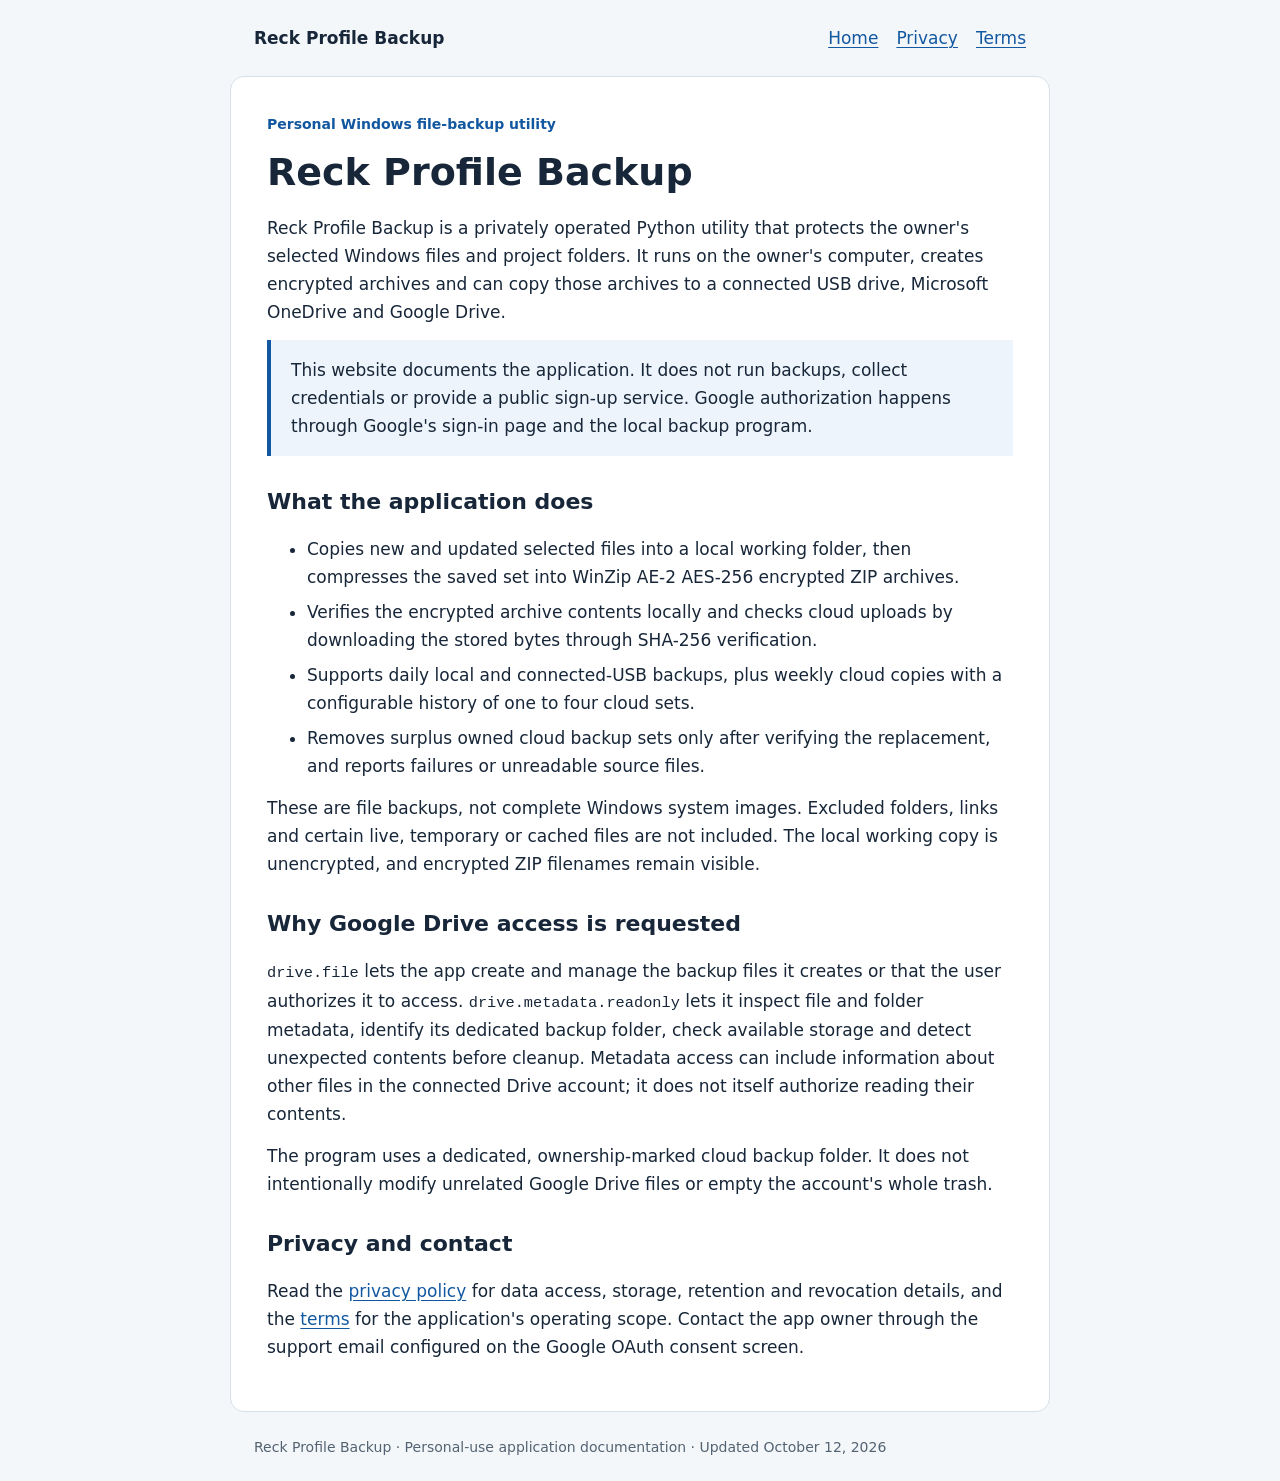
<file: index.html>
<!doctype html>
<html lang="en">
<head>
  <meta charset="utf-8">
  <meta name="viewport" content="width=device-width, initial-scale=1">
  <meta name="description" content="Reck Profile Backup: documentation for a personal Windows file-backup utility and its Google Drive data access.">
  <title>Reck Profile Backup</title>
  <link rel="stylesheet" href="styles.css">
</head>
<body>
  <header><a class="brand" href="index.html">Reck Profile Backup</a><nav aria-label="Main navigation"><a href="index.html" aria-current="page">Home</a><a href="privacy.html">Privacy</a><a href="terms.html">Terms</a></nav></header>
  <main>
    <p class="eyebrow">Personal Windows file-backup utility</p>
    <h1>Reck Profile Backup</h1>
    <p>Reck Profile Backup is a privately operated Python utility that protects the owner's selected Windows files and project folders. It runs on the owner's computer, creates encrypted archives and can copy those archives to a connected USB drive, Microsoft OneDrive and Google Drive.</p>
    <p class="note">This website documents the application. It does not run backups, collect credentials or provide a public sign-up service. Google authorization happens through Google's sign-in page and the local backup program.</p>
    <h2>What the application does</h2>
    <ul>
      <li>Copies new and updated selected files into a local working folder, then compresses the saved set into WinZip AE-2 AES-256 encrypted ZIP archives.</li>
      <li>Verifies the encrypted archive contents locally and checks cloud uploads by downloading the stored bytes through SHA-256 verification.</li>
      <li>Supports daily local and connected-USB backups, plus weekly cloud copies with a configurable history of one to four cloud sets.</li>
      <li>Removes surplus owned cloud backup sets only after verifying the replacement, and reports failures or unreadable source files.</li>
    </ul>
    <p>These are file backups, not complete Windows system images. Excluded folders, links and certain live, temporary or cached files are not included. The local working copy is unencrypted, and encrypted ZIP filenames remain visible.</p>
    <h2>Why Google Drive access is requested</h2>
    <p><code>drive.file</code> lets the app create and manage the backup files it creates or that the user authorizes it to access. <code>drive.metadata.readonly</code> lets it inspect file and folder metadata, identify its dedicated backup folder, check available storage and detect unexpected contents before cleanup. Metadata access can include information about other files in the connected Drive account; it does not itself authorize reading their contents.</p>
    <p>The program uses a dedicated, ownership-marked cloud backup folder. It does not intentionally modify unrelated Google Drive files or empty the account's whole trash.</p>
    <h2>Privacy and contact</h2>
    <p>Read the <a href="privacy.html">privacy policy</a> for data access, storage, retention and revocation details, and the <a href="terms.html">terms</a> for the application's operating scope. Contact the app owner through the support email configured on the Google OAuth consent screen.</p>
  </main>
  <footer>Reck Profile Backup &middot; Personal-use application documentation &middot; Updated October 12, 2026</footer>
</body>
</html>
</file>
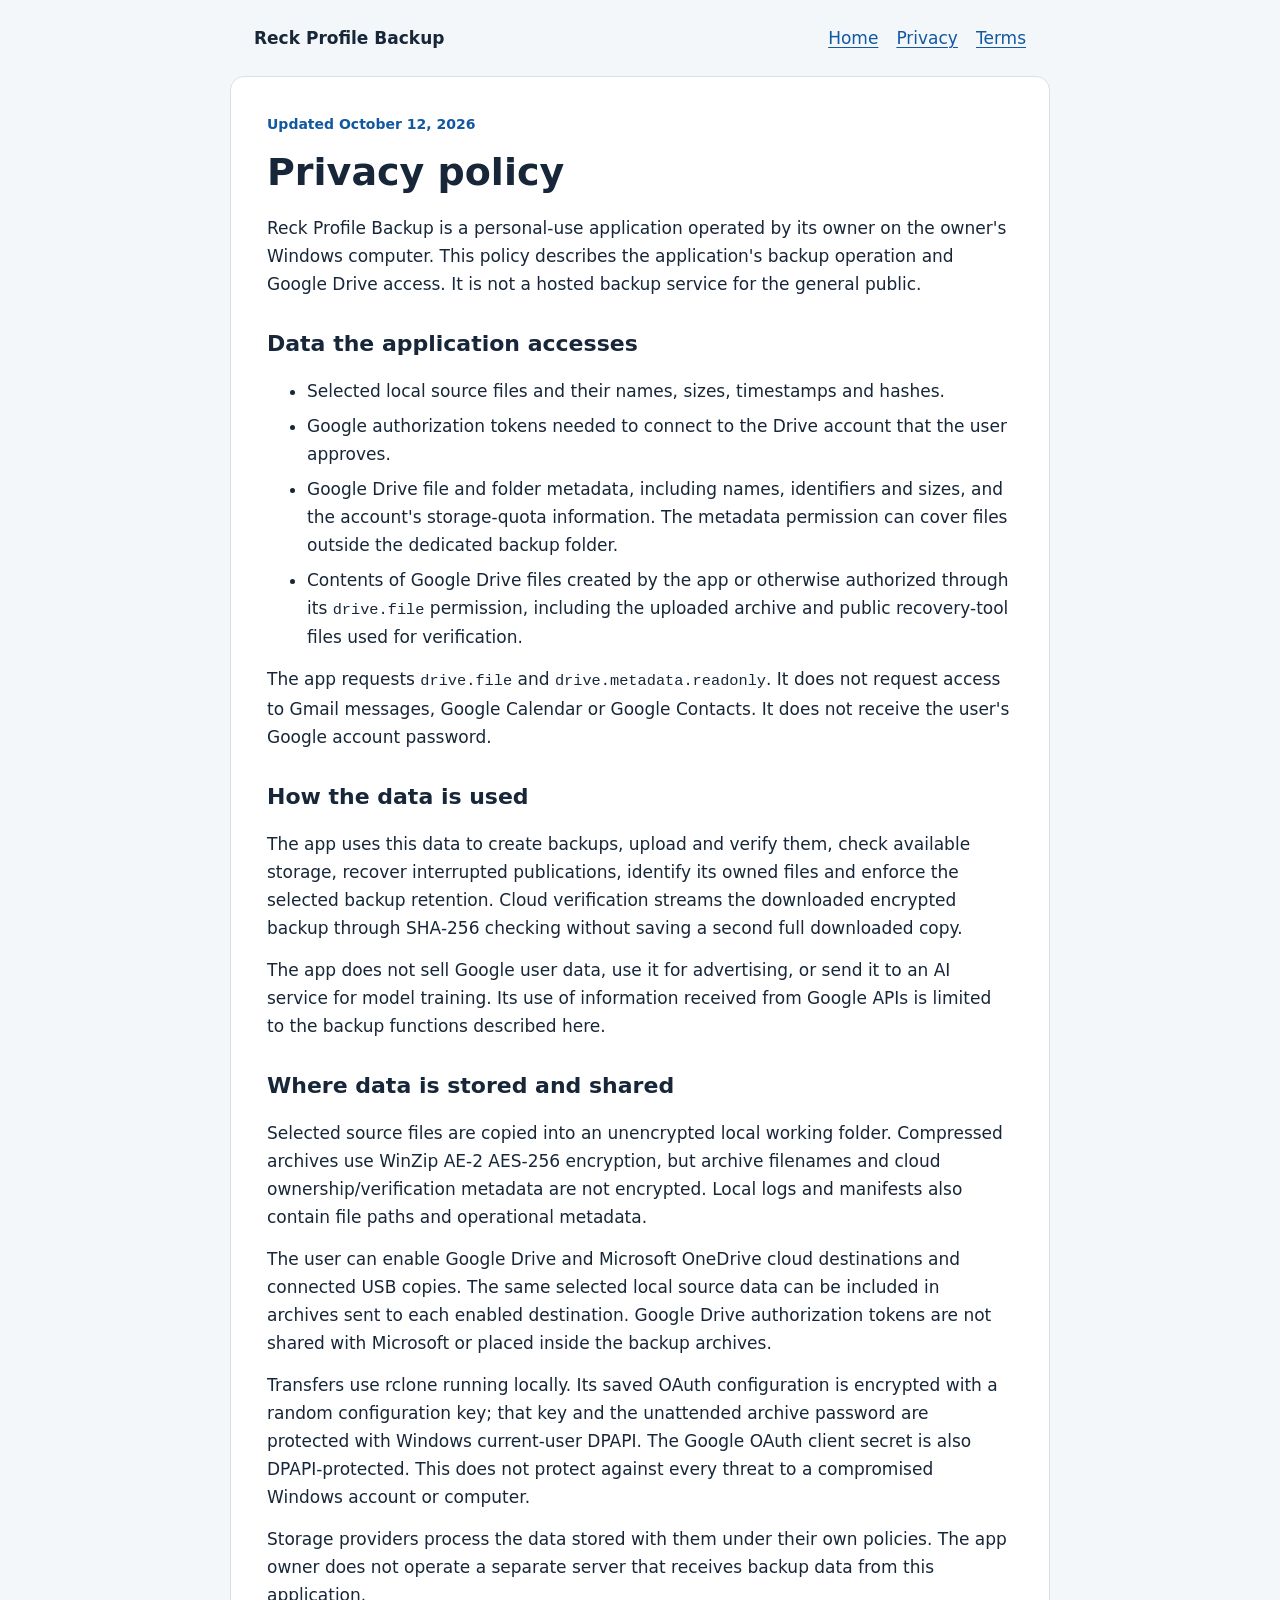
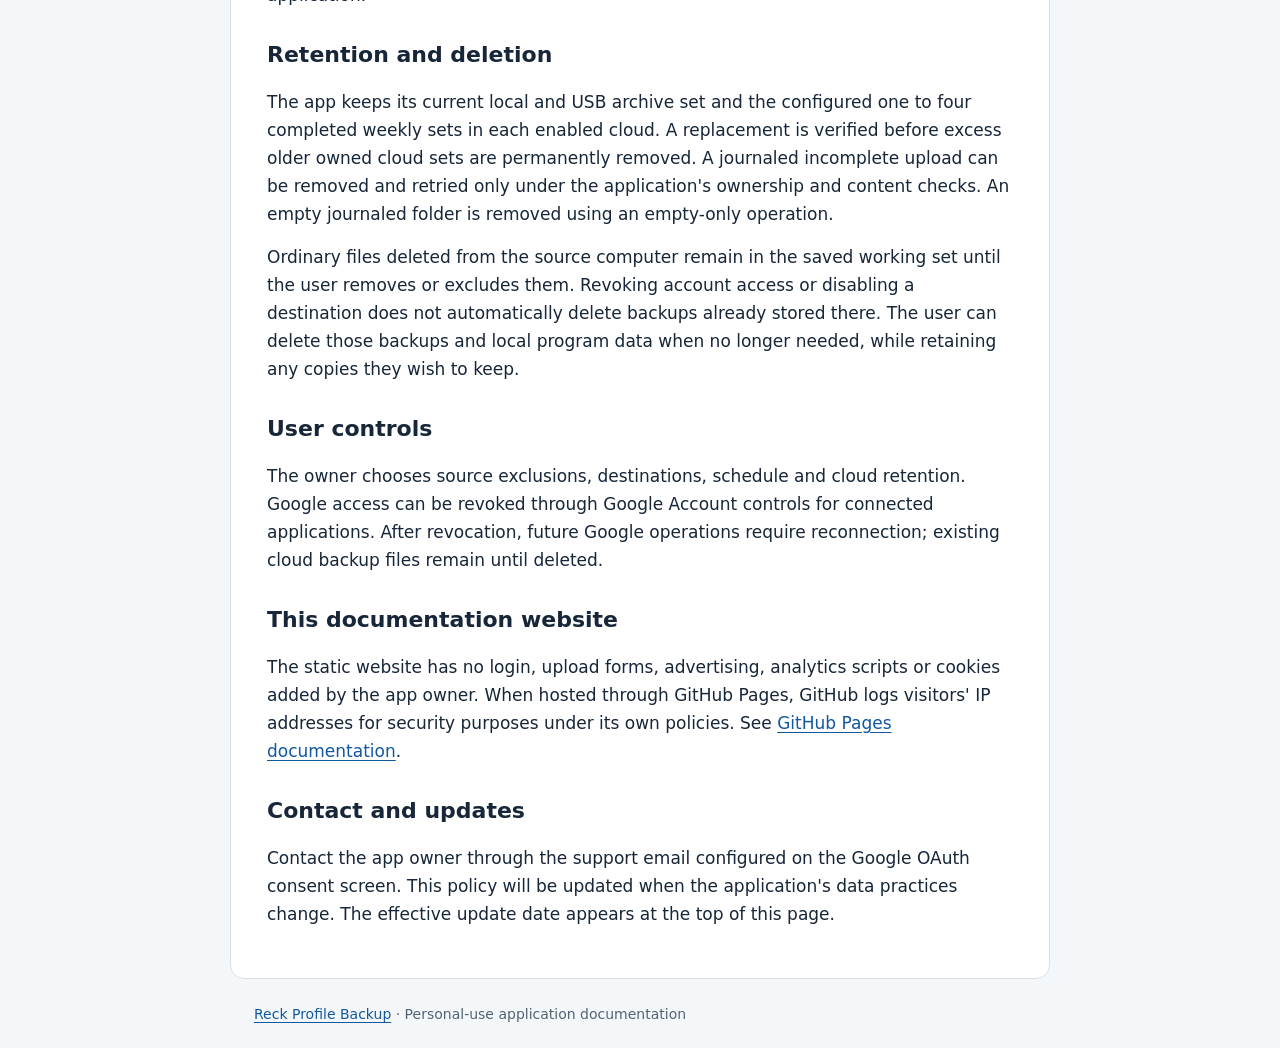
<file: privacy.html>
<!doctype html>
<html lang="en">
<head>
  <meta charset="utf-8">
  <meta name="viewport" content="width=device-width, initial-scale=1">
  <meta name="description" content="Privacy policy for the personal-use Reck Profile Backup application.">
  <title>Privacy policy | Reck Profile Backup</title>
  <link rel="stylesheet" href="styles.css">
</head>
<body>
  <header><a class="brand" href="index.html">Reck Profile Backup</a><nav aria-label="Main navigation"><a href="index.html">Home</a><a href="privacy.html" aria-current="page">Privacy</a><a href="terms.html">Terms</a></nav></header>
  <main>
    <p class="eyebrow">Updated October 12, 2026</p>
    <h1>Privacy policy</h1>
    <p>Reck Profile Backup is a personal-use application operated by its owner on the owner's Windows computer. This policy describes the application's backup operation and Google Drive access. It is not a hosted backup service for the general public.</p>
    <h2>Data the application accesses</h2>
    <ul>
      <li>Selected local source files and their names, sizes, timestamps and hashes.</li>
      <li>Google authorization tokens needed to connect to the Drive account that the user approves.</li>
      <li>Google Drive file and folder metadata, including names, identifiers and sizes, and the account's storage-quota information. The metadata permission can cover files outside the dedicated backup folder.</li>
      <li>Contents of Google Drive files created by the app or otherwise authorized through its <code>drive.file</code> permission, including the uploaded archive and public recovery-tool files used for verification.</li>
    </ul>
    <p>The app requests <code>drive.file</code> and <code>drive.metadata.readonly</code>. It does not request access to Gmail messages, Google Calendar or Google Contacts. It does not receive the user's Google account password.</p>
    <h2>How the data is used</h2>
    <p>The app uses this data to create backups, upload and verify them, check available storage, recover interrupted publications, identify its owned files and enforce the selected backup retention. Cloud verification streams the downloaded encrypted backup through SHA-256 checking without saving a second full downloaded copy.</p>
    <p>The app does not sell Google user data, use it for advertising, or send it to an AI service for model training. Its use of information received from Google APIs is limited to the backup functions described here.</p>
    <h2>Where data is stored and shared</h2>
    <p>Selected source files are copied into an unencrypted local working folder. Compressed archives use WinZip AE-2 AES-256 encryption, but archive filenames and cloud ownership/verification metadata are not encrypted. Local logs and manifests also contain file paths and operational metadata.</p>
    <p>The user can enable Google Drive and Microsoft OneDrive cloud destinations and connected USB copies. The same selected local source data can be included in archives sent to each enabled destination. Google Drive authorization tokens are not shared with Microsoft or placed inside the backup archives.</p>
    <p>Transfers use rclone running locally. Its saved OAuth configuration is encrypted with a random configuration key; that key and the unattended archive password are protected with Windows current-user DPAPI. The Google OAuth client secret is also DPAPI-protected. This does not protect against every threat to a compromised Windows account or computer.</p>
    <p>Storage providers process the data stored with them under their own policies. The app owner does not operate a separate server that receives backup data from this application.</p>
    <h2>Retention and deletion</h2>
    <p>The app keeps its current local and USB archive set and the configured one to four completed weekly sets in each enabled cloud. A replacement is verified before excess older owned cloud sets are permanently removed. A journaled incomplete upload can be removed and retried only under the application's ownership and content checks. An empty journaled folder is removed using an empty-only operation.</p>
    <p>Ordinary files deleted from the source computer remain in the saved working set until the user removes or excludes them. Revoking account access or disabling a destination does not automatically delete backups already stored there. The user can delete those backups and local program data when no longer needed, while retaining any copies they wish to keep.</p>
    <h2>User controls</h2>
    <p>The owner chooses source exclusions, destinations, schedule and cloud retention. Google access can be revoked through Google Account controls for connected applications. After revocation, future Google operations require reconnection; existing cloud backup files remain until deleted.</p>
    <h2>This documentation website</h2>
    <p>The static website has no login, upload forms, advertising, analytics scripts or cookies added by the app owner. When hosted through GitHub Pages, GitHub logs visitors' IP addresses for security purposes under its own policies. See <a href="https://docs.github.com/en/pages/getting-started-with-github-pages/what-is-github-pages">GitHub Pages documentation</a>.</p>
    <h2>Contact and updates</h2>
    <p>Contact the app owner through the support email configured on the Google OAuth consent screen. This policy will be updated when the application's data practices change. The effective update date appears at the top of this page.</p>
  </main>
  <footer><a href="index.html">Reck Profile Backup</a> &middot; Personal-use application documentation</footer>
</body>
</html>
</file>
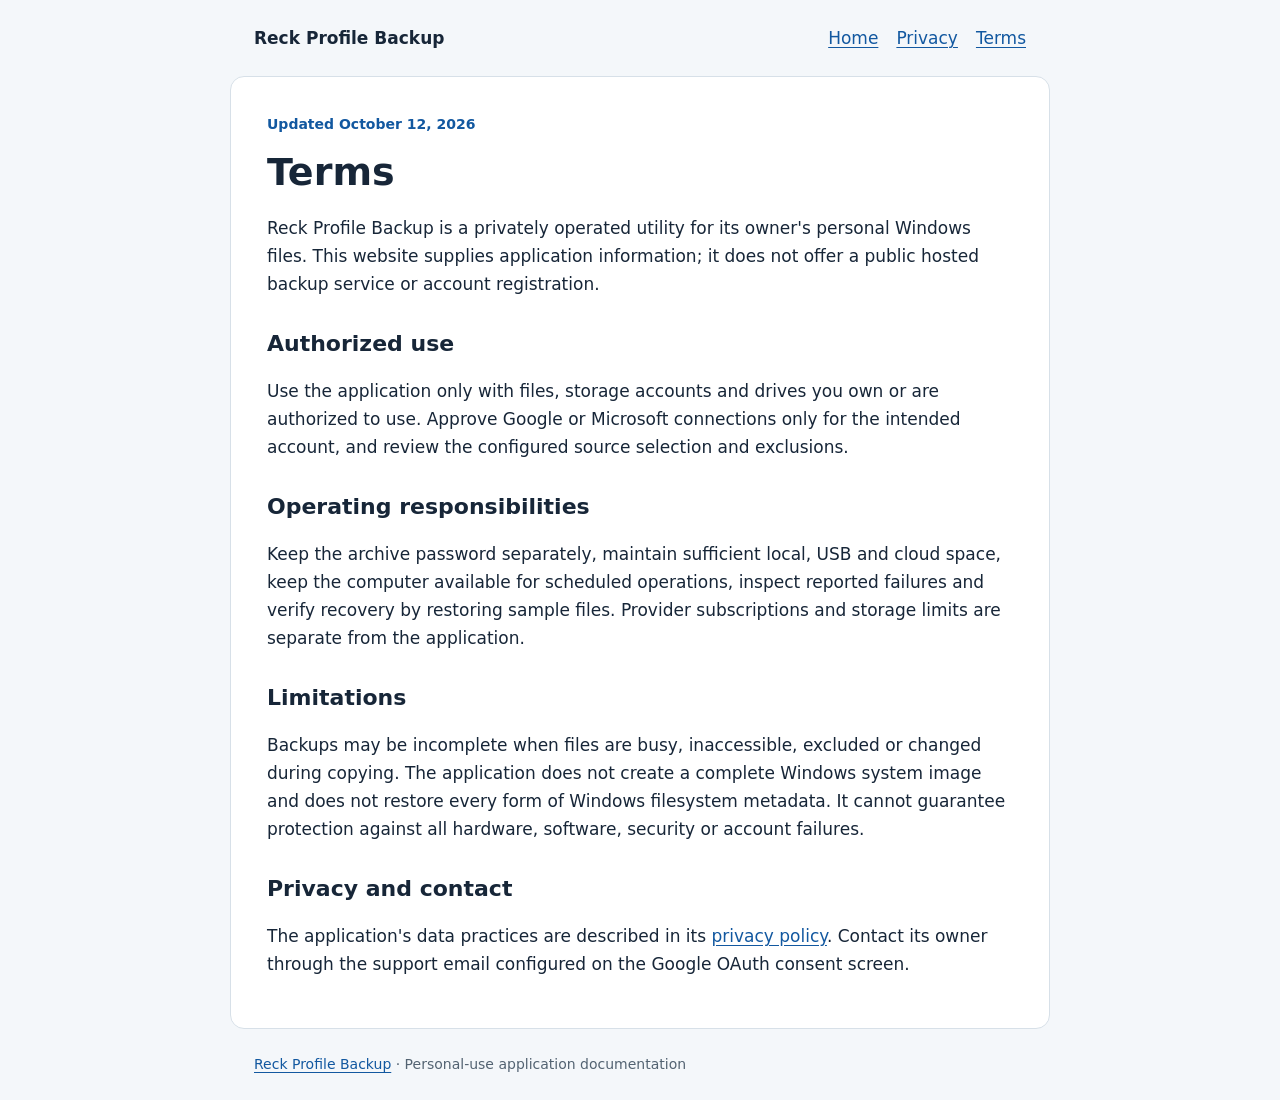
<file: terms.html>
<!doctype html>
<html lang="en">
<head>
  <meta charset="utf-8">
  <meta name="viewport" content="width=device-width, initial-scale=1">
  <meta name="description" content="Operating terms for the personal-use Reck Profile Backup application.">
  <title>Terms | Reck Profile Backup</title>
  <link rel="stylesheet" href="styles.css">
</head>
<body>
  <header><a class="brand" href="index.html">Reck Profile Backup</a><nav aria-label="Main navigation"><a href="index.html">Home</a><a href="privacy.html">Privacy</a><a href="terms.html" aria-current="page">Terms</a></nav></header>
  <main>
    <p class="eyebrow">Updated October 12, 2026</p>
    <h1>Terms</h1>
    <p>Reck Profile Backup is a privately operated utility for its owner's personal Windows files. This website supplies application information; it does not offer a public hosted backup service or account registration.</p>
    <h2>Authorized use</h2>
    <p>Use the application only with files, storage accounts and drives you own or are authorized to use. Approve Google or Microsoft connections only for the intended account, and review the configured source selection and exclusions.</p>
    <h2>Operating responsibilities</h2>
    <p>Keep the archive password separately, maintain sufficient local, USB and cloud space, keep the computer available for scheduled operations, inspect reported failures and verify recovery by restoring sample files. Provider subscriptions and storage limits are separate from the application.</p>
    <h2>Limitations</h2>
    <p>Backups may be incomplete when files are busy, inaccessible, excluded or changed during copying. The application does not create a complete Windows system image and does not restore every form of Windows filesystem metadata. It cannot guarantee protection against all hardware, software, security or account failures.</p>
    <h2>Privacy and contact</h2>
    <p>The application's data practices are described in its <a href="privacy.html">privacy policy</a>. Contact its owner through the support email configured on the Google OAuth consent screen.</p>
  </main>
  <footer><a href="index.html">Reck Profile Backup</a> &middot; Personal-use application documentation</footer>
</body>
</html>
</file>
<file: styles.css>
:root { color-scheme: light; --ink: #172638; --muted: #536372; --blue: #1258a0; --line: #d7e0e8; }
* { box-sizing: border-box; }
body { margin: 0; background: #f4f7fa; color: var(--ink); font: 17px/1.65 system-ui, sans-serif; }
header, main, footer { max-width: 820px; margin: auto; padding: 24px; }
header { display: flex; justify-content: space-between; gap: 20px; flex-wrap: wrap; }
.brand { font-weight: 750; color: var(--ink); text-decoration: none; }
nav { display: flex; flex-wrap: wrap; gap: 18px; }
a { color: var(--blue); text-underline-offset: 3px; }
a:focus-visible { outline: 3px solid var(--blue); outline-offset: 5px; }
main { background: white; border: 1px solid var(--line); border-radius: 14px; padding: 36px; }
h1 { font-size: clamp(28px, 5vw, 38px); line-height: 1.2; margin: 0 0 18px; }
h2 { font-size: 22px; line-height: 1.3; margin-top: 32px; }
p, ul { margin: 14px 0; }
li { margin: 7px 0; }
.eyebrow { color: var(--blue); font-weight: 650; font-size: 14px; margin-top: 0; }
.note { padding: 16px 20px; background: #edf4fb; border-left: 4px solid var(--blue); }
footer { color: var(--muted); font-size: 14px; }
code { overflow-wrap: anywhere; font-size: .9em; }
@media (max-width: 600px) { header, main, footer { padding: 22px; } main { border-radius: 0; border-left: 0; border-right: 0; } }
</file>
